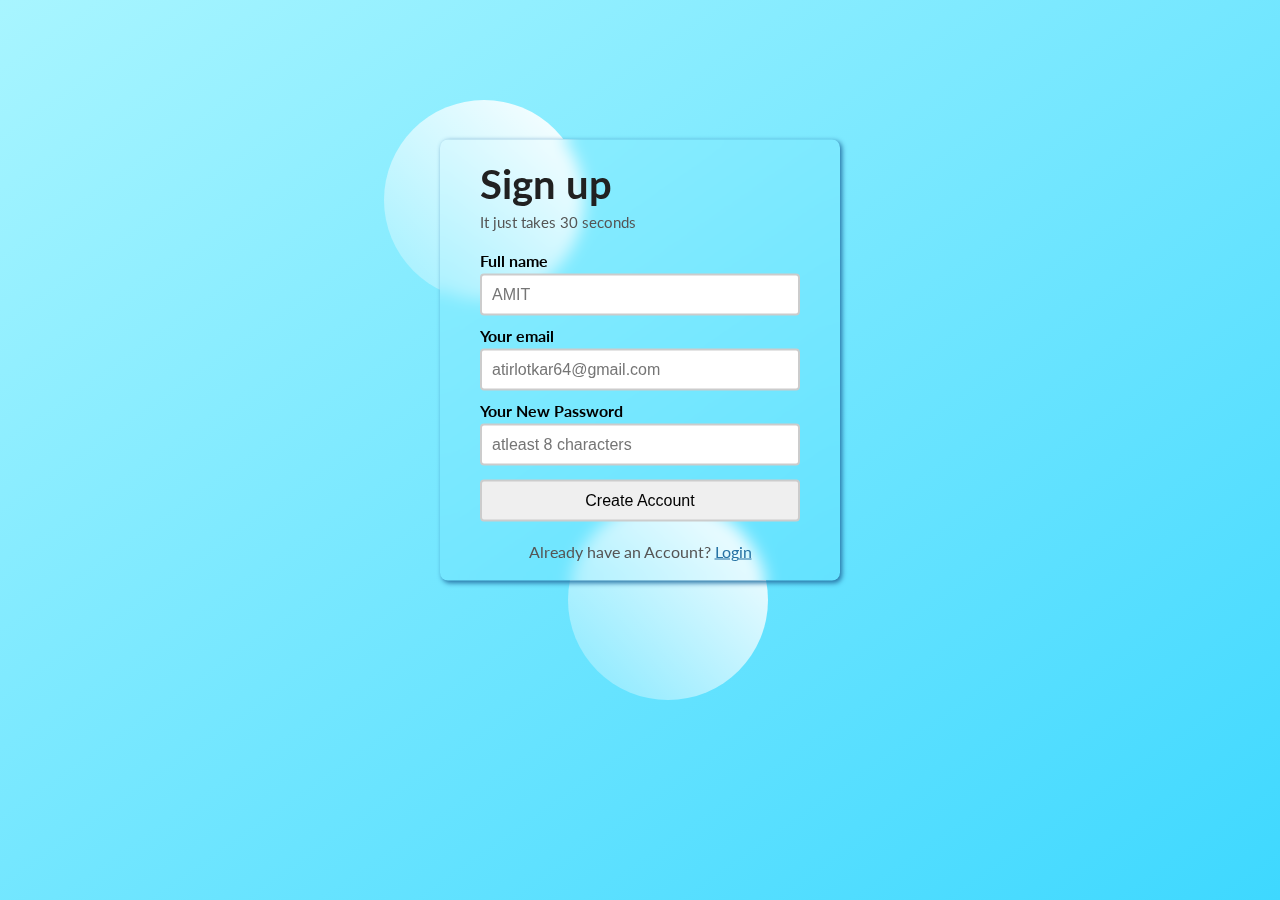
<file: Login forms/glass morphism/index.html>
<!DOCTYPE html>
<html lang="en">
  <head>
    <meta charset="UTF-8" />
    <meta http-equiv="X-UA-Compatible" content="IE=edge" />
    <meta name="viewport" content="width=device-width, initial-scale=1.0" />
    <title>Login-page</title>
    <link rel="stylesheet" href="style.css" />
  </head>
  <body>
    <div class="outer-box">
      <div class="inner-box">
        <header class="signup-header">
          <h1>Sign up</h1>
          <p>It just takes 30 seconds</p>
        </header>
        <main class="signup-body">
          <form action="#">
            <p>
              <label for="fullname">Full name</label>
              <input type="text" id="fullname" placeholder="AMIT" required />
            </p>
            <p>
              <label for="email">Your email</label>
              <input
                type="email"
                id="email"
                placeholder="atirlotkar64@gmail.com"
                required
              />
            </p>
            <p>
              <label for="password">Your New Password</label>
              <input
                type="password"
                id="password"
                placeholder="atleast 8 characters"
                required
              />
            </p>
            <p>
              <input type="submit" id="submit" value="Create Account" />
            </p>
          </form>
        </main>
        <footer class="signup-footer">
          <p>Already have an Account? <a href="#"> Login</a></p>
        </footer>
      </div>
      <div class="circle c1"></div>
      <div class="circle c2"></div>
    </div>
  </body>
</html>
</file>
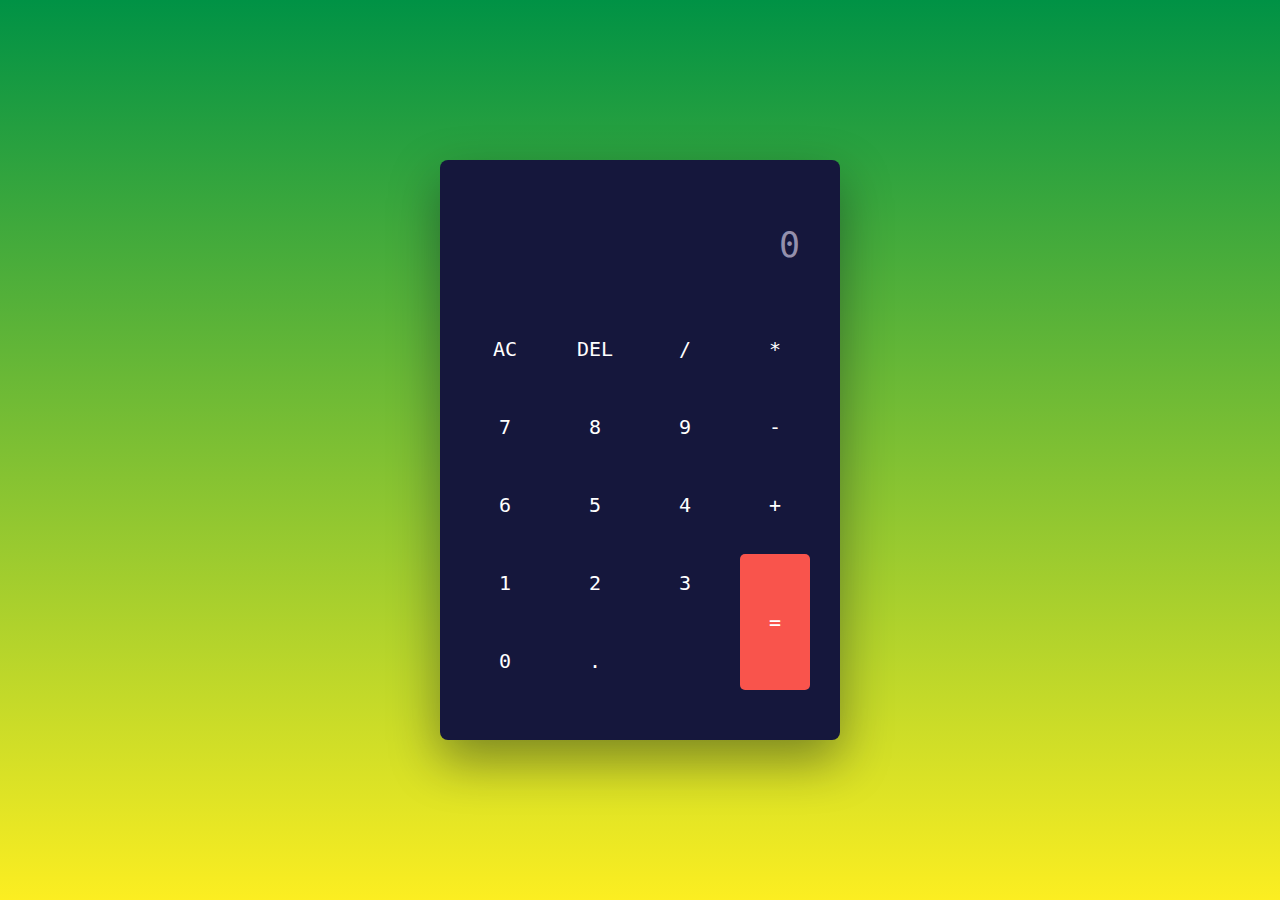
<file: calculator using html and css/calculator.html>
<!DOCTYPE html>
<html lang="en">
  <head>
    <meta charset="UTF-8" />
    <meta http-equiv="X-UA-Compatible" content="IE=edge" />
    <meta name="viewport" content="width=device-width, initial-scale=1.0" />
    <link rel="stylesheet" href="stylecalc.css" />
    <title>CALCULATOR USING HTML AND CSS</title>
  </head>
  <body>
    <div class="calculator">
      <div class="display">
        <input type="text" placeholder="0" id="input" disabled />
      </div>
      <div class="buttons">
        <!-- full clear -->
        <input type="button" value="AC" id="clear" />
        <!-- single value clear -->
        <input type="button" value="DEL" id="erase" />
        <input type="button" value="/" class="input-button" />
        <input type="button" value="*" class="input-button" />

        <input type="button" value="7" class="input-button" />
        <input type="button" value="8" class="input-button" />
        <input type="button" value="9" class="input-button" />
        <input type="button" value="-" class="input-button" />

        <input type="button" value="6" class="input-button" />
        <input type="button" value="5" class="input-button" />
        <input type="button" value="4" class="input-button" />
        <input type="button" value="+" class="input-button" />

        <input type="button" value="1" class="input-button" />
        <input type="button" value="2" class="input-button" />
        <input type="button" value="3" class="input-button" />

        <input type="button" value="=" class="input-button" id="equal" />
        <input type="button" value="0" class="input-button" />
        <input type="button" value="." class="input-button" />
      </div>
    </div>
  </body>
</html>
</file>
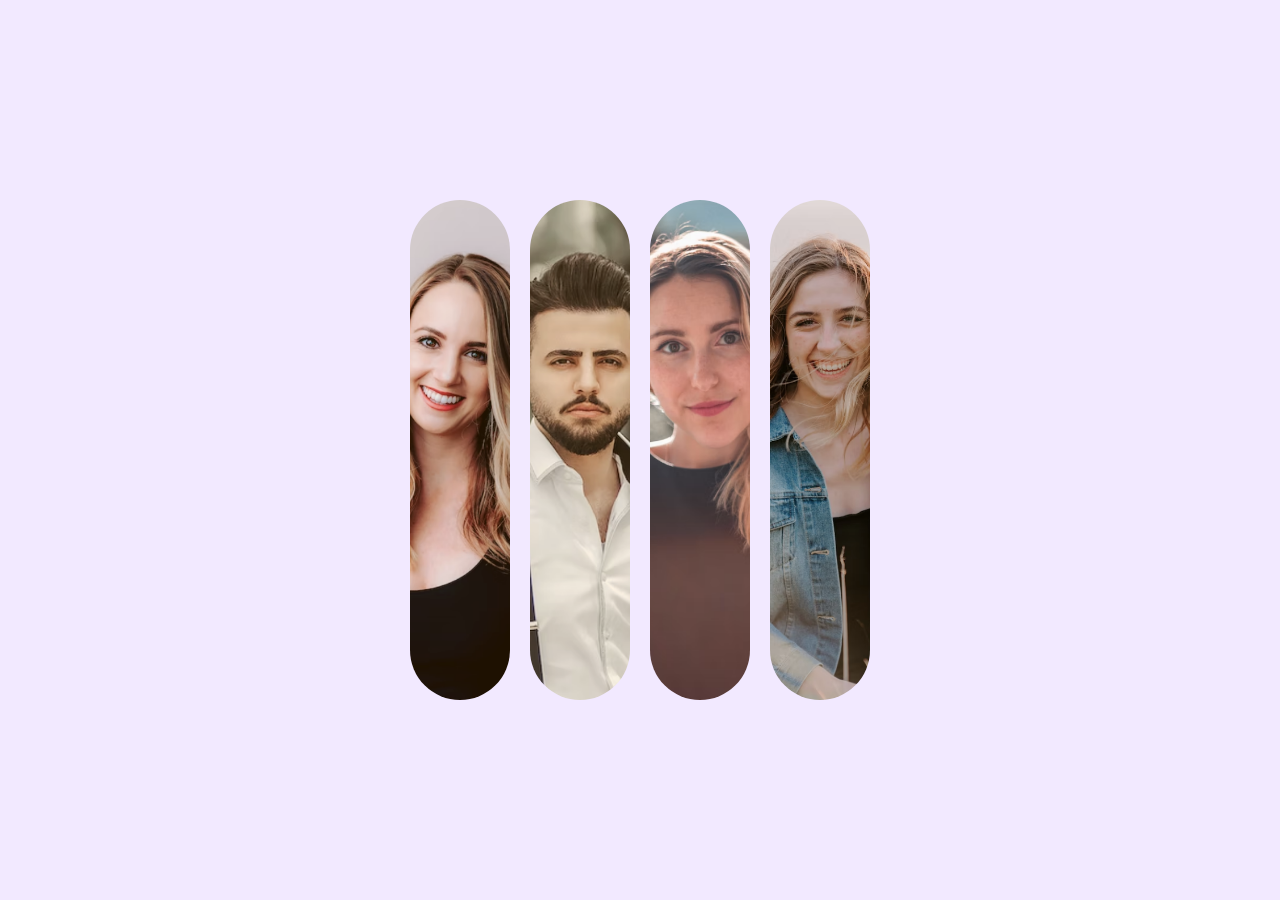
<file: Expanding image gallery/expandinggal.html>
<!DOCTYPE html>
<html lang="en">
  <head>
    <meta charset="UTF-8" />
    <meta http-equiv="X-UA-Compatible" content="IE=edge" />
    <meta name="viewport" content="width=device-width, initial-scale=1.0" />
    <link rel="stylesheet" href="style.css" />
    <title>Expanding Gallery</title>
  </head>
  <body>
    <div class="container">
      <div class="gallery">
        <div class="img-box"><h3>Madison</h3></div>
        <div class="img-box"><h3>Mathew</h3></div>
        <div class="img-box"><h3>Hannah</h3></div>
        <div class="img-box"><h3>jenifer</h3></div>
      </div>
    </div>
  </body>
</html>
</file>
<file: Login forms/glass morphism/style.css>
@import url("https://fonts.googleapis.com/css2?family=Lato:wght@400;700&display=swap");

* {
  margin: 0;
  padding: 0;
  box-sizing: border-box;
}
body {
  font-family: "Lato", sans-serif;
}
.outer-box {
  width: 100vw;
  height: 100vh;
  background: linear-gradient(to top left, #3ed8ff, #a8f5ff);
}
.inner-box {
  width: 400px;
  margin: 0 auto;
  position: relative;
  top: 40%;
  transform: translateY(-50%);
  padding: 20px 40px;
  /* background-color: #ffffff09; */
  background: linear-gradient(to top left #ffffff, #ffffff33);
  backdrop-filter: blur(8px);
  border-radius: 8px;
  box-shadow: 2px 2px 5px #2773a5;
  z-index: 2;
}
.signup-header h1 {
  font-size: 2.5rem;
  color: #212121;
}
.signup-header p {
  font-size: 0.95rem;
  color: #555;
  margin-top: 5px;
}
.signup-body {
  margin: 20px 0;
}
.signup-body p {
  margin: 10px 0;
}
.signup-body p label {
  display: block;
  font-weight: bold;
}
.signup-body p input {
  width: 100%;
  padding: 10px;
  border: 2px solid #ccc;
  border-radius: 4px;
  font-size: 1rem;
  margin-top: 4px;
}
.signup-body p input [type="submit"] {
  background-color: #3498db;
  border: none;
  color: white;
  cursor: pointer;
}
.signup-body p input[type="submit"]:hover {
  background-color: #2773a5;
}
.signup-footer p {
  color: #555;
  text-align: center;
}
.signup-footer p a {
  color: #2773a5;
}
.circle {
  width: 200px;
  height: 200px;
  border-radius: 100px;
  background: linear-gradient(to top right, #ffffff33, #ffffffff);
  position: absolute;
}
.c1 {
  top: 100px;
  left: 30%;
}
.c2 {
  bottom: 200px;
  right: 40%;
}
</file>
<file: calculator using html and css/stylecalc.css>
* {
  margin: 0;
  padding: 0;
  box-sizing: border-box;
  font-family: "roboto mono", monospace;
}
body {
  height: 100vh;
  background: linear-gradient(#009245, #fcee21);
}
.calculator {
  width: 400px;
  background-color: #15173c;
  padding: 50px 30px;
  position: absolute;
  transform: translate(-50%, -50%);
  top: 50%;
  left: 50%;
  border-radius: 8px;
  box-shadow: 0 20px 50px rgba(0, 5, 24, 0.4);
}
.display {
  width: 100%;
}
.display input {
  width: 100%;
  padding: 15px 10px;
  text-align: right;
  border: none;
  background-color: transparent;
  color: #ffffff;
  font-size: 35px;
}
.display input::placeholder {
  color: #9490ac;
}
.buttons {
  display: grid;
  grid-template-columns: repeat(4, 1fr);
  gap: 20px;
  margin-top: 40px;
}
.buttons input[type="button"] {
  font-size: 20px;
  padding: 17px;
  border: none;
  background-color: transparent;
  color: #ffffff;
  cursor: pointer;
  border-radius: 5px;
}
.button input[type="button"]:hover {
  box-shadow: 0 8px 25px #0002de;
}
input[type="button"]#equal {
  grid-row: span 2;
  background-color: #f9544c;
}
input[type="button"] [value="0"] {
  grid-column: span 2;
}
</file>
<file: Expanding image gallery/style.css>
* {
  margin: 0;
  padding: 0;
  font-family: "poppins", sans-serif;
  box-sizing: border-box;
}
.container {
  width: 100%;
  height: 100vh;
  background: #f2e9ff;
  display: flex;
  align-items: center;
  justify-content: center;
}
.gallery {
  display: flex;
  align-items: center;
  justify-content: center;
}
.img-box {
  width: 100px;
  height: 500px;
  margin: 10px;
  border-radius: 50px;
  background: url(images/image-1.png);
  background-size: cover;
  background-position: center;
  position: relative;
  transition: width 0.5s;
}
.img-box:nth-child(2) {
  background: url(images/image-2.png);
  background-size: cover;
  background-position: center;
}
.img-box:nth-child(3) {
  background: url(images/image-3.png);
  background-size: cover;
  background-position: center;
}
.img-box:nth-child(4) {
  background: url(images/image-4.png);
  background-size: cover;
  background-position: center;
}
.img-box h3 {
  color: #fff;
  position: absolute;
  bottom: 0;
  left: 30px;
  opacity: 0;
  transition: bottom 0.5s, opacity 0.5s;
}
.img-box:hover {
  width: 300px;
  cursor: pointer;
}
.img-box:hover h3 {
  opacity: 1;
  bottom: 25px;
}
</file>
